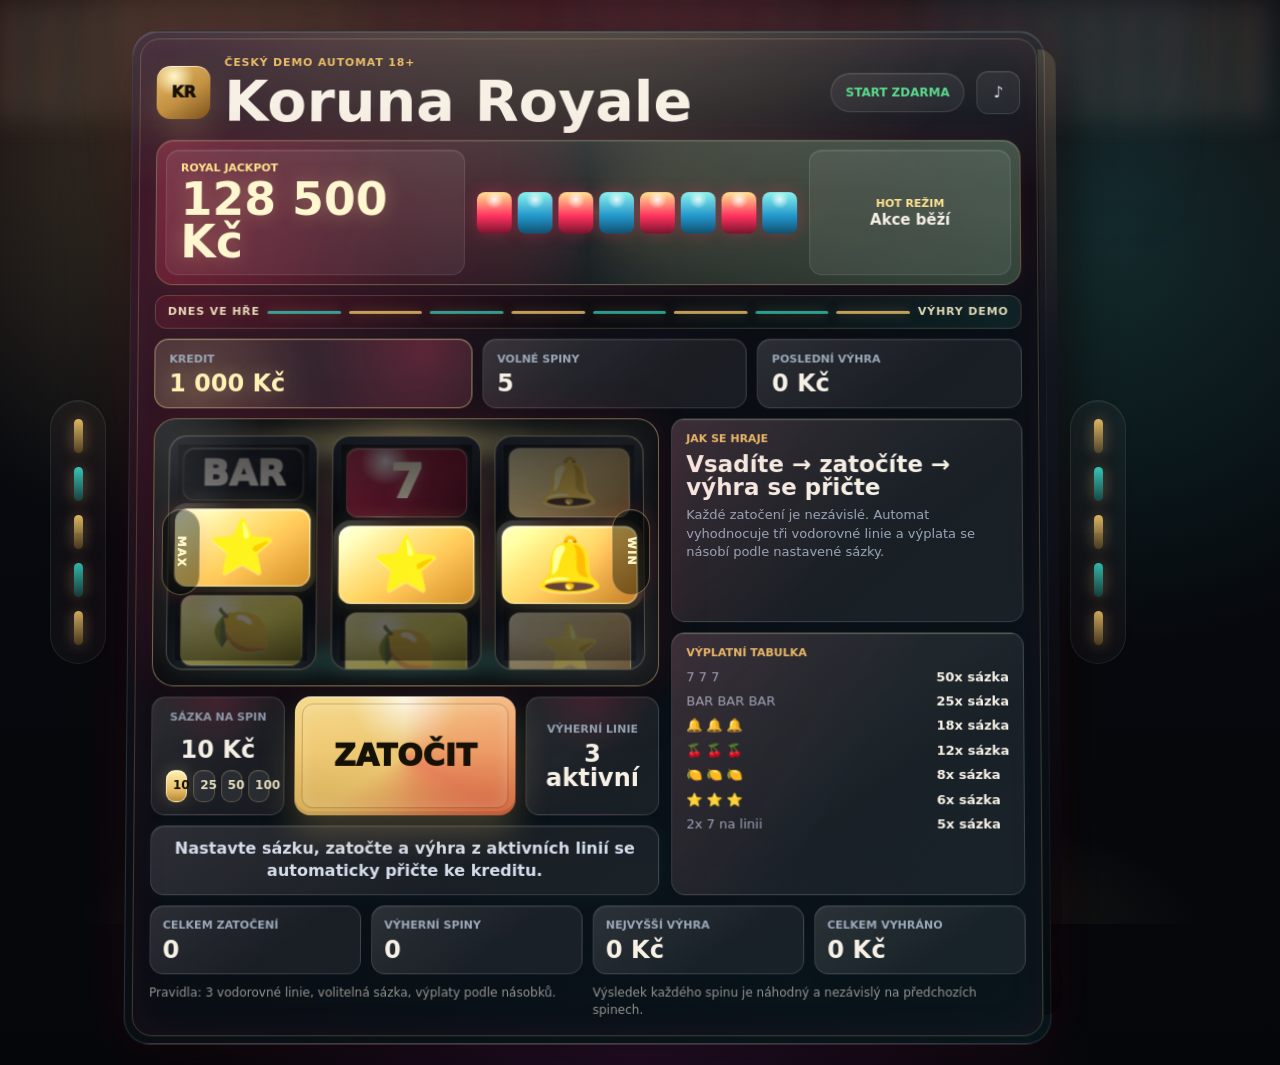
<file: index.html>
<!doctype html>
<html lang="cs">
  <head>
    <meta charset="utf-8">
    <meta name="viewport" content="width=device-width, initial-scale=1">
    <meta name="description" content="Prémiový demonstrační online automat v češtině s kasínovou atmosférou, efekty a placeným režimem.">
    <title>Koruna Royale | Prémiový český automat</title>
    <link rel="stylesheet" href="./styles.css?v=20260620-rules">
  </head>
  <body data-page="free">
    <div class="game-cursor" id="gameCursor" aria-hidden="true"></div>
    <main class="casino-shell" aria-label="Demonstrační herní automat Koruna Royale">
      <div class="light-rig" aria-hidden="true">
        <span></span>
        <span></span>
        <span></span>
      </div>

      <section class="casino-floor">
        <aside class="side-rail left-rail" aria-hidden="true">
          <span></span><span></span><span></span><span></span><span></span>
        </aside>

        <article class="slot-cabinet" aria-label="Koruna Royale automat">
          <header class="cabinet-top">
            <div class="brand-block">
              <span class="brand-crest">KR</span>
              <div>
                <p class="overline">Český demo automat 18+</p>
                <h1>Koruna Royale</h1>
              </div>
            </div>
            <div class="mode-badge" id="modeBadge">Start zdarma</div>
            <button class="icon-button" id="soundToggle" type="button" aria-label="Vypnout zvuk" title="Zvuk">
              <span aria-hidden="true">♪</span>
            </button>
          </header>

          <section class="jackpot-board" aria-label="Jackpot a herní stav">
            <div class="jackpot-copy">
              <span>Royal Jackpot</span>
              <strong>128 500 Kč</strong>
            </div>
            <div class="jackpot-meter" aria-hidden="true">
              <i></i><i></i><i></i><i></i><i></i><i></i><i></i><i></i>
            </div>
            <div class="hot-badge">
              <span>Hot režim</span>
              <strong>Akce běží</strong>
            </div>
          </section>

          <div class="marquee" aria-hidden="true">
            <span>DNES VE HŘE</span>
            <i></i><i></i><i></i><i></i><i></i><i></i><i></i><i></i>
            <span>VÝHRY DEMO</span>
          </div>

          <section class="status-strip" aria-label="Stav hry">
            <div class="stat-pill primary">
              <span>Kredit</span>
              <strong id="creditValue">1 000 Kč</strong>
            </div>
            <div class="stat-pill" id="freeSpinStat">
              <span>Volné spiny</span>
              <strong id="freeSpinsValue">5</strong>
            </div>
            <div class="stat-pill">
              <span>Poslední výhra</span>
              <strong id="lastWinValue">0 Kč</strong>
            </div>
          </section>

          <section class="reel-theater" aria-live="polite" aria-label="Animované válce">
            <div class="jackpot-flash" id="jackpotFlash"></div>
            <div class="glass-reflection"></div>
            <div class="theater-badge left">MAX</div>
            <div class="theater-badge right">WIN</div>
            <div class="reels" id="reels">
              <div class="reel" data-reel="0">
                <div class="symbol symbol-seven">7</div>
                <div class="symbol symbol-bar">BAR</div>
                <div class="symbol symbol-star">★</div>
              </div>
              <div class="reel" data-reel="1">
                <div class="symbol symbol-crown">K</div>
                <div class="symbol symbol-seven">7</div>
                <div class="symbol symbol-gem">◆</div>
              </div>
              <div class="reel" data-reel="2">
                <div class="symbol symbol-star">★</div>
                <div class="symbol symbol-crown">K</div>
                <div class="symbol symbol-bar">BAR</div>
              </div>
            </div>
            <div class="payline" aria-hidden="true"></div>
            <div class="coin-burst" id="coinBurst" aria-hidden="true"></div>
          </section>

          <section class="control-deck">
            <div class="control-card bet-card">
              <span>Sázka na spin</span>
              <strong id="betValue">10 Kč</strong>
              <div class="bet-options" id="betOptions" role="group" aria-label="Nastavení sázky">
                <button type="button" data-bet="10" class="is-active">10</button>
                <button type="button" data-bet="25">25</button>
                <button type="button" data-bet="50">50</button>
                <button type="button" data-bet="100">100</button>
              </div>
            </div>
            <button class="spin-button" id="spinButton" type="button">
              <span class="spin-ring" aria-hidden="true"></span>
              <span>ZATOČIT</span>
            </button>
            <div class="control-card">
              <span>Výherní linie</span>
              <strong>3 aktivní</strong>
            </div>
          </section>

          <section class="message-panel" id="messagePanel">
            Nastavte sázku, zatočte a výhra z aktivních linií se automaticky přičte ke kreditu.
          </section>

          <section class="rules-panel" aria-label="Ceník a pravidla hry">
            <div class="price-card">
              <span>Jak se hraje</span>
              <strong>Vsadíte → zatočíte → výhra se přičte</strong>
              <p>Každé zatočení je nezávislé. Automat vyhodnocuje tři vodorovné linie a výplata se násobí podle nastavené sázky.</p>
            </div>
            <div class="paytable-card">
              <span>Výplatní tabulka</span>
              <div class="paytable-grid">
                <p>7 7 7</p><strong>50x sázka</strong>
                <p>BAR BAR BAR</p><strong>25x sázka</strong>
                <p>🔔 🔔 🔔</p><strong>18x sázka</strong>
                <p>🍒 🍒 🍒</p><strong>12x sázka</strong>
                <p>🍋 🍋 🍋</p><strong>8x sázka</strong>
                <p>⭐ ⭐ ⭐</p><strong>6x sázka</strong>
                <p>2x 7 na linii</p><strong>5x sázka</strong>
              </div>
            </div>
          </section>

          <section class="game-stats" aria-label="Statistiky hry">
            <div>
              <span>Celkem zatočení</span>
              <strong id="totalSpins">0</strong>
            </div>
            <div>
              <span>Výherní spiny</span>
              <strong id="winCount">0</strong>
            </div>
            <div>
              <span>Nejvyšší výhra</span>
              <strong id="bestWin">0 Kč</strong>
            </div>
            <div>
              <span>Celkem vyhráno</span>
              <strong id="totalWon">0 Kč</strong>
            </div>
          </section>

          <footer class="cabinet-footer">
            <span>Pravidla: 3 vodorovné linie, volitelná sázka, výplaty podle násobků.</span>
            <span>Výsledek každého spinu je náhodný a nezávislý na předchozích spinech.</span>
          </footer>
        </article>

        <aside class="side-rail right-rail" aria-hidden="true">
          <span></span><span></span><span></span><span></span><span></span>
        </aside>
      </section>
    </main>

    <div class="email-modal" id="emailModal" role="dialog" aria-modal="true" aria-labelledby="emailModalTitle" aria-hidden="true">
      <div class="modal-backdrop"></div>
      <section class="modal-card compact-modal">
        <p class="modal-icon" aria-hidden="true">✉️</p>
        <h2 id="emailModalTitle">Zadejte email pro pokračování</h2>
        <p>Máte za sebou 3. zatočení. Pro další hraní prosím zadejte emailovou adresu.</p>
        <label class="input-label" for="playerEmail">Email</label>
        <input class="email-input" id="playerEmail" type="email" inputmode="email" autocomplete="email" placeholder="vas@email.cz" required>
        <p class="form-error" id="emailError" role="alert"></p>
        <button class="continue-button" id="emailContinueButton" type="button" disabled>
          Pokračovat ve hře
        </button>
      </section>
    </div>

    <div class="payment-modal" id="paymentModal" role="dialog" aria-modal="true" aria-labelledby="modalTitle" aria-hidden="true">
      <div class="modal-backdrop"></div>
      <section class="modal-card">
        <p class="modal-icon" aria-hidden="true">🎰</p>
        <h2 id="modalTitle">Pokračujte ve hře bez omezení</h2>
        <p id="modalReason">Právě jste využili všech 5 bezplatných pokusů.</p>
        <p>Balíček Royal stojí 900 Kč a připíše 900 kreditů. Při sázce 50 Kč jde o 18 základních zatočení bez započtení případných demo výher.</p>

        <a class="pay-button" href="https://buy.stripe.com/28EcN44914Q65Sy2SG2400i" id="payButton" target="_blank" rel="noopener">Zaplatit zde</a>
      </section>
    </div>

    <script src="./script.js?v=20260620-rules"></script>
  </body>
</html>
</file>
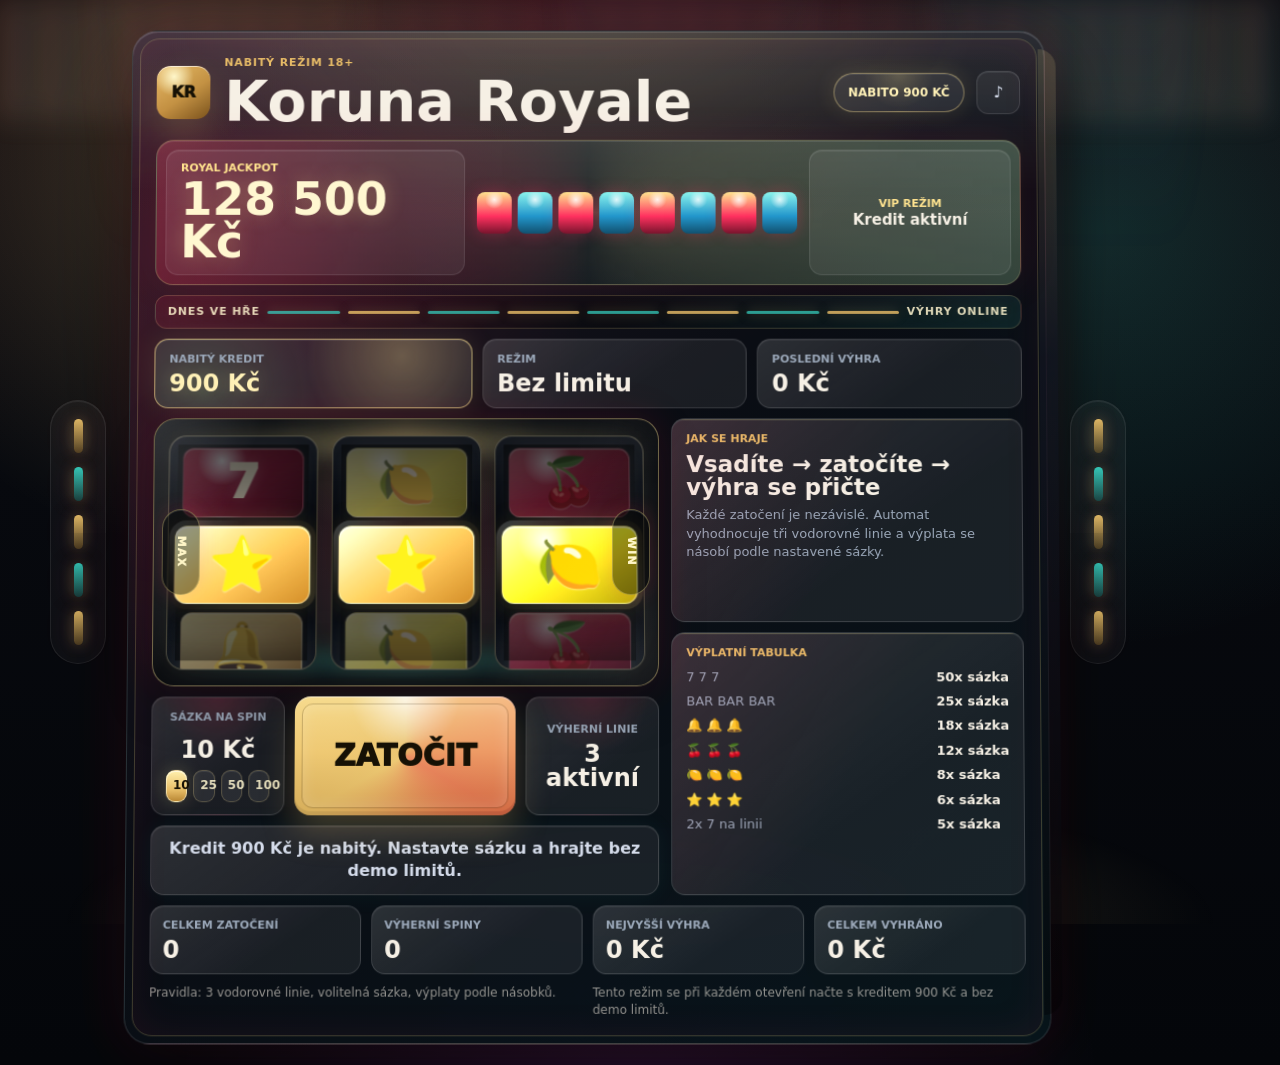
<file: paid.html>
<!doctype html>
<html lang="cs">
  <head>
    <meta charset="utf-8">
    <meta name="viewport" content="width=device-width, initial-scale=1">
    <meta name="description" content="Nabitý režim automatu Koruna Royale s kreditem 900 Kč bez demo limitů.">
    <title>Koruna Royale | Nabitý kredit 900 Kč</title>
    <link rel="stylesheet" href="./styles.css?v=20260620-rules">
  </head>
  <body data-page="paid">
    <div class="game-cursor" id="gameCursor" aria-hidden="true"></div>
    <main class="casino-shell" aria-label="Herní automat Koruna Royale s nabitým kreditem">
      <div class="light-rig" aria-hidden="true">
        <span></span>
        <span></span>
        <span></span>
      </div>

      <section class="casino-floor">
        <aside class="side-rail left-rail" aria-hidden="true">
          <span></span><span></span><span></span><span></span><span></span>
        </aside>

        <article class="slot-cabinet" aria-label="Koruna Royale automat">
          <header class="cabinet-top">
            <div class="brand-block">
              <span class="brand-crest">KR</span>
              <div>
                <p class="overline">Nabitý režim 18+</p>
                <h1>Koruna Royale</h1>
              </div>
            </div>
            <div class="mode-badge charged-badge" id="modeBadge">Nabito 900 Kč</div>
            <button class="icon-button" id="soundToggle" type="button" aria-label="Vypnout zvuk" title="Zvuk">
              <span aria-hidden="true">♪</span>
            </button>
          </header>

          <section class="jackpot-board" aria-label="Jackpot a herní stav">
            <div class="jackpot-copy">
              <span>Royal Jackpot</span>
              <strong>128 500 Kč</strong>
            </div>
            <div class="jackpot-meter" aria-hidden="true">
              <i></i><i></i><i></i><i></i><i></i><i></i><i></i><i></i>
            </div>
            <div class="hot-badge">
              <span>VIP režim</span>
              <strong>Kredit aktivní</strong>
            </div>
          </section>

          <div class="marquee" aria-hidden="true">
            <span>DNES VE HŘE</span>
            <i></i><i></i><i></i><i></i><i></i><i></i><i></i><i></i>
            <span>VÝHRY ONLINE</span>
          </div>

          <section class="status-strip" aria-label="Stav hry">
            <div class="stat-pill primary charged-credit">
              <span>Nabitý kredit</span>
              <strong id="creditValue">900 Kč</strong>
            </div>
            <div class="stat-pill" id="freeSpinStat">
              <span>Režim</span>
              <strong id="freeSpinsValue">Bez limitu</strong>
            </div>
            <div class="stat-pill">
              <span>Poslední výhra</span>
              <strong id="lastWinValue">0 Kč</strong>
            </div>
          </section>

          <section class="reel-theater" aria-live="polite" aria-label="Animované válce">
            <div class="jackpot-flash" id="jackpotFlash"></div>
            <div class="glass-reflection"></div>
            <div class="theater-badge left">MAX</div>
            <div class="theater-badge right">WIN</div>
            <div class="reels" id="reels">
              <div class="reel" data-reel="0">
                <div class="symbol symbol-seven">7</div>
                <div class="symbol symbol-bar">BAR</div>
                <div class="symbol symbol-star">★</div>
              </div>
              <div class="reel" data-reel="1">
                <div class="symbol symbol-crown">K</div>
                <div class="symbol symbol-seven">7</div>
                <div class="symbol symbol-gem">◆</div>
              </div>
              <div class="reel" data-reel="2">
                <div class="symbol symbol-star">★</div>
                <div class="symbol symbol-crown">K</div>
                <div class="symbol symbol-bar">BAR</div>
              </div>
            </div>
            <div class="payline" aria-hidden="true"></div>
            <div class="coin-burst" id="coinBurst" aria-hidden="true"></div>
          </section>

          <section class="control-deck">
            <div class="control-card bet-card">
              <span>Sázka na spin</span>
              <strong id="betValue">10 Kč</strong>
              <div class="bet-options" id="betOptions" role="group" aria-label="Nastavení sázky">
                <button type="button" data-bet="10" class="is-active">10</button>
                <button type="button" data-bet="25">25</button>
                <button type="button" data-bet="50">50</button>
                <button type="button" data-bet="100">100</button>
              </div>
            </div>
            <button class="spin-button" id="spinButton" type="button">
              <span class="spin-ring" aria-hidden="true"></span>
              <span>ZATOČIT</span>
            </button>
            <div class="control-card">
              <span>Výherní linie</span>
              <strong>3 aktivní</strong>
            </div>
          </section>

          <section class="message-panel" id="messagePanel">
            Kredit 900 Kč je nabitý. Nastavte sázku a hrajte bez demo limitů.
          </section>

          <section class="rules-panel" aria-label="Ceník a pravidla hry">
            <div class="price-card">
              <span>Jak se hraje</span>
              <strong>Vsadíte → zatočíte → výhra se přičte</strong>
              <p>Každé zatočení je nezávislé. Automat vyhodnocuje tři vodorovné linie a výplata se násobí podle nastavené sázky.</p>
            </div>
            <div class="paytable-card">
              <span>Výplatní tabulka</span>
              <div class="paytable-grid">
                <p>7 7 7</p><strong>50x sázka</strong>
                <p>BAR BAR BAR</p><strong>25x sázka</strong>
                <p>🔔 🔔 🔔</p><strong>18x sázka</strong>
                <p>🍒 🍒 🍒</p><strong>12x sázka</strong>
                <p>🍋 🍋 🍋</p><strong>8x sázka</strong>
                <p>⭐ ⭐ ⭐</p><strong>6x sázka</strong>
                <p>2x 7 na linii</p><strong>5x sázka</strong>
              </div>
            </div>
          </section>

          <section class="game-stats" aria-label="Statistiky hry">
            <div>
              <span>Celkem zatočení</span>
              <strong id="totalSpins">0</strong>
            </div>
            <div>
              <span>Výherní spiny</span>
              <strong id="winCount">0</strong>
            </div>
            <div>
              <span>Nejvyšší výhra</span>
              <strong id="bestWin">0 Kč</strong>
            </div>
            <div>
              <span>Celkem vyhráno</span>
              <strong id="totalWon">0 Kč</strong>
            </div>
          </section>

          <footer class="cabinet-footer">
            <span>Pravidla: 3 vodorovné linie, volitelná sázka, výplaty podle násobků.</span>
            <span>Tento režim se při každém otevření načte s kreditem 900 Kč a bez demo limitů.</span>
          </footer>
        </article>

        <aside class="side-rail right-rail" aria-hidden="true">
          <span></span><span></span><span></span><span></span><span></span>
        </aside>
      </section>
    </main>

    <div class="email-modal" id="emailModal" role="dialog" aria-modal="true" aria-labelledby="emailModalTitle" aria-hidden="true">
      <div class="modal-backdrop"></div>
      <section class="modal-card compact-modal">
        <p class="modal-icon" aria-hidden="true">✉️</p>
        <h2 id="emailModalTitle">Zadejte email pro pokračování</h2>
        <p>Máte za sebou 3. zatočení. Pro další hraní prosím zadejte emailovou adresu.</p>
        <label class="input-label" for="playerEmail">Email</label>
        <input class="email-input" id="playerEmail" type="email" inputmode="email" autocomplete="email" placeholder="vas@email.cz" required>
        <p class="form-error" id="emailError" role="alert"></p>
        <button class="continue-button" id="emailContinueButton" type="button" disabled>
          Pokračovat ve hře
        </button>
      </section>
    </div>

    <div class="payment-modal" id="paymentModal" role="dialog" aria-modal="true" aria-labelledby="modalTitle" aria-hidden="true">
      <div class="modal-backdrop"></div>
      <section class="modal-card">
        <p class="modal-icon" aria-hidden="true">🎰</p>
        <h2 id="modalTitle">Pokračujte ve hře bez omezení</h2>
        <p id="modalReason">Váš kredit 900 Kč byl vyčerpán.</p>
        <p>Balíček Royal stojí 900 Kč a připíše 900 kreditů. Při sázce 50 Kč jde o 18 základních zatočení bez započtení případných demo výher.</p>

        <a class="pay-button" href="https://buy.stripe.com/28EcN44914Q65Sy2SG2400i" id="payButton" target="_blank" rel="noopener">Zaplatit zde</a>
      </section>
    </div>

    <script src="./script.js?v=20260620-rules"></script>
  </body>
</html>
</file>
<file: styles.css>
:root {
  --bg: #07090e;
  --surface: rgba(12, 16, 24, 0.88);
  --surface-2: rgba(20, 26, 37, 0.82);
  --surface-3: rgba(255, 255, 255, 0.065);
  --line: rgba(255, 255, 255, 0.12);
  --line-strong: rgba(232, 190, 104, 0.38);
  --text: #f6f0e5;
  --muted: #9aa7b8;
  --soft: #d4dbea;
  --gold: #e8be68;
  --gold-hot: #ffe38f;
  --gold-2: #b98734;
  --ruby: #ff315f;
  --magenta: #df4cff;
  --teal: #39d9c7;
  --green: #59d98e;
  --red: #ef476f;
  --blue: #6cb9ff;
  --shadow: 0 28px 90px rgba(0, 0, 0, 0.54);
}

* {
  box-sizing: border-box;
}

html {
  min-height: 100%;
  background: var(--bg);
}

body {
  min-height: 100vh;
  margin: 0;
  color: var(--text);
  font-family: Inter, ui-sans-serif, system-ui, -apple-system, BlinkMacSystemFont, "Segoe UI", sans-serif;
  line-height: 1.42;
  letter-spacing: 0;
  overflow-x: hidden;
  background:
    radial-gradient(circle at 50% -12%, rgba(255, 49, 95, 0.24), transparent 26%),
    radial-gradient(circle at 17% 15%, rgba(255, 227, 143, 0.2), transparent 28%),
    radial-gradient(circle at 86% 22%, rgba(57, 217, 199, 0.16), transparent 30%),
    radial-gradient(circle at 50% 105%, rgba(223, 76, 255, 0.15), transparent 36%),
    linear-gradient(180deg, #11080d 0%, #07090e 44%, #04060a 100%);
}

body::before {
  content: "";
  position: fixed;
  inset: 0;
  z-index: -2;
  background:
    linear-gradient(rgba(255, 255, 255, 0.032) 1px, transparent 1px),
    linear-gradient(90deg, rgba(255, 255, 255, 0.026) 1px, transparent 1px);
  background-size: 52px 52px;
  mask-image: radial-gradient(circle at 50% 42%, black, transparent 78%);
}

body::after {
  content: "";
  position: fixed;
  inset: 0;
  z-index: -1;
  pointer-events: none;
  background: linear-gradient(180deg, transparent 0%, rgba(0, 0, 0, 0.34) 100%);
}

.casino-shell::before,
.casino-shell::after {
  content: "";
  position: fixed;
  left: 0;
  right: 0;
  z-index: -1;
  pointer-events: none;
}

.casino-shell::before {
  top: 0;
  height: 120px;
  background:
    repeating-linear-gradient(90deg, rgba(255, 227, 143, 0.95) 0 10px, rgba(255, 49, 95, 0.8) 10px 20px, rgba(57, 217, 199, 0.75) 20px 30px, transparent 30px 40px);
  opacity: 0.2;
  filter: blur(14px);
  animation: casinoSweep 7s linear infinite;
}

.casino-shell::after {
  bottom: -24px;
  height: 160px;
  background: radial-gradient(ellipse at 50% 100%, rgba(255, 227, 143, 0.18), transparent 64%);
}

button,
a,
label,
input {
  font: inherit;
}

@media (pointer: fine) {
  body,
  button,
  a,
  label,
  input {
    cursor: none;
  }
}

.game-cursor {
  position: fixed;
  left: 0;
  top: 0;
  z-index: 100;
  width: 26px;
  height: 26px;
  pointer-events: none;
  opacity: 0;
  transform: translate(-50%, -50%);
  transition: opacity 0.16s ease, width 0.16s ease, height 0.16s ease;
}

.game-cursor::before,
.game-cursor::after {
  content: "";
  position: absolute;
  border-radius: 50%;
}

.game-cursor::before {
  inset: 0;
  border: 1px solid rgba(255, 227, 143, 0.94);
  box-shadow: 0 0 22px rgba(255, 49, 95, 0.35), 0 0 18px rgba(232, 190, 104, 0.44);
}

.game-cursor::after {
  inset: 8px;
  border-radius: 30% 70% 52% 48%;
  background: linear-gradient(145deg, var(--gold-hot), var(--ruby));
}

.game-cursor.is-active {
  width: 38px;
  height: 38px;
}

.casino-shell {
  min-height: 100vh;
  display: grid;
  place-items: center;
  padding: clamp(14px, 2vw, 26px);
  isolation: isolate;
  position: relative;
}

.light-rig {
  position: fixed;
  inset: 0;
  z-index: -1;
  pointer-events: none;
  overflow: hidden;
}

.light-rig span {
  position: absolute;
  top: -18%;
  width: 20vw;
  height: 62vh;
  opacity: 0.18;
  filter: blur(18px);
  transform-origin: top;
  background: linear-gradient(180deg, rgba(255, 49, 95, 0.58), rgba(232, 190, 104, 0.2), transparent 78%);
  animation: searchLight 12s ease-in-out infinite;
}

.light-rig span:nth-child(1) {
  left: 8%;
}

.light-rig span:nth-child(2) {
  left: 44%;
  background: linear-gradient(180deg, rgba(57, 217, 199, 0.32), transparent 78%);
  animation-delay: -4s;
}

.light-rig span:nth-child(3) {
  right: 7%;
  background: linear-gradient(180deg, rgba(108, 185, 255, 0.34), transparent 78%);
  animation-delay: -7s;
}

.casino-floor {
  width: min(1180px, 100%);
  display: grid;
  grid-template-columns: 56px minmax(0, 920px) 56px;
  gap: clamp(10px, 2vw, 22px);
  align-items: center;
  perspective: 1200px;
  transform-style: preserve-3d;
}

.side-rail {
  display: grid;
  gap: 14px;
  justify-items: center;
  padding: 18px 0;
  border: 1px solid rgba(255, 255, 255, 0.08);
  border-radius: 999px;
  background: rgba(255, 255, 255, 0.035);
  box-shadow: inset 0 1px 0 rgba(255, 255, 255, 0.06);
}

.side-rail span {
  width: 9px;
  height: 34px;
  border-radius: 999px;
  background: linear-gradient(180deg, rgba(232, 190, 104, 0.95), rgba(185, 135, 52, 0.36));
  box-shadow: 0 0 14px rgba(232, 190, 104, 0.34), 0 0 30px rgba(255, 49, 95, 0.18);
  animation: railPulse 2.6s ease-in-out infinite;
}

.side-rail span:nth-child(even) {
  background: linear-gradient(180deg, rgba(57, 217, 199, 0.9), rgba(57, 217, 199, 0.22));
  animation-delay: 0.8s;
}

.slot-cabinet {
  width: 100%;
  position: relative;
  display: grid;
  grid-template-columns: minmax(0, 1.18fr) minmax(280px, 0.82fr);
  grid-template-areas:
    "top top"
    "jackpot jackpot"
    "marquee marquee"
    "status status"
    "theater rules"
    "controls rules"
    "message rules"
    "stats stats"
    "footer footer";
  gap: 10px 12px;
  padding: clamp(16px, 2vw, 24px);
  border: 1px solid rgba(255, 255, 255, 0.13);
  border-radius: 26px;
  background:
    radial-gradient(circle at 48% -16%, rgba(255, 227, 143, 0.22), transparent 35%),
    radial-gradient(circle at 8% 26%, rgba(255, 49, 95, 0.13), transparent 34%),
    linear-gradient(180deg, rgba(255, 255, 255, 0.12), transparent 16%),
    linear-gradient(140deg, rgba(35, 25, 36, 0.98), rgba(9, 12, 19, 0.97) 48%, rgba(7, 21, 27, 0.97));
  box-shadow: var(--shadow), 0 0 56px rgba(255, 49, 95, 0.12), inset 0 1px 0 rgba(255, 255, 255, 0.18);
  backdrop-filter: blur(22px) saturate(1.25);
  transform: rotateX(1.2deg) translateZ(0);
  transform-style: preserve-3d;
  transition: transform 0.28s ease, box-shadow 0.28s ease;
}

.slot-cabinet:hover {
  transform: rotateX(0.4deg) translateY(-2px) translateZ(10px);
  box-shadow: var(--shadow), 0 0 70px rgba(255, 49, 95, 0.16), 0 0 42px rgba(255, 227, 143, 0.1), inset 0 1px 0 rgba(255, 255, 255, 0.2);
}

.slot-cabinet::before {
  content: "";
  position: absolute;
  inset: 7px;
  border: 1px solid rgba(255, 227, 143, 0.22);
  border-radius: 20px;
  pointer-events: none;
  box-shadow: inset 0 0 38px rgba(255, 49, 95, 0.07);
}

.slot-cabinet::after {
  content: "";
  position: absolute;
  inset: 18px -12px 28px auto;
  width: 18px;
  border-radius: 0 24px 24px 0;
  background: linear-gradient(180deg, rgba(255, 227, 143, 0.15), rgba(17, 20, 31, 0.82) 32%, rgba(0, 0, 0, 0.42));
  filter: none;
  z-index: -1;
  transform: translateZ(-18px);
  box-shadow: 14px 26px 28px rgba(0, 0, 0, 0.26);
}

.cabinet-top {
  grid-area: top;
  display: grid;
  grid-template-columns: minmax(0, 1fr) auto auto;
  gap: 12px;
  align-items: center;
}

.brand-block {
  display: flex;
  align-items: center;
  gap: 14px;
  min-width: 0;
}

.brand-crest {
  display: grid;
  place-items: center;
  width: 54px;
  height: 54px;
  flex: 0 0 auto;
  border-radius: 14px;
  color: #161105;
  font-weight: 950;
  background:
    radial-gradient(circle at 32% 20%, #fff7ca, transparent 35%),
    linear-gradient(145deg, #e8be68, #c39143 55%, #7a531d);
  box-shadow: 0 14px 36px rgba(232, 190, 104, 0.22), inset 0 1px 0 rgba(255, 255, 255, 0.66);
}

.overline {
  margin: 0 0 4px;
  color: var(--gold);
  font-size: 11px;
  font-weight: 850;
  letter-spacing: 0.08em;
  text-transform: uppercase;
}

h1,
h2,
p {
  overflow-wrap: anywhere;
}

h1 {
  margin: 0;
  color: var(--text);
  font-size: clamp(34px, 4.5vw, 58px);
  line-height: 0.98;
  letter-spacing: 0;
}

.mode-badge,
.icon-button {
  border: 1px solid rgba(255, 255, 255, 0.12);
  background: rgba(255, 255, 255, 0.06);
  box-shadow: inset 0 1px 0 rgba(255, 255, 255, 0.08);
}

.mode-badge {
  min-height: 40px;
  display: grid;
  place-items: center;
  padding: 0 14px;
  border-radius: 999px;
  color: var(--green);
  font-size: 12px;
  font-weight: 850;
  text-transform: uppercase;
  white-space: nowrap;
}

.charged-badge {
  color: #fff1b7;
  border-color: rgba(255, 227, 143, 0.42);
  background:
    radial-gradient(circle at 50% 0%, rgba(255, 227, 143, 0.2), transparent 46%),
    rgba(255, 255, 255, 0.075);
  box-shadow: 0 0 22px rgba(255, 227, 143, 0.14), inset 0 1px 0 rgba(255, 255, 255, 0.1);
}

.icon-button {
  width: 44px;
  height: 44px;
  display: grid;
  place-items: center;
  border-radius: 12px;
  color: var(--soft);
  transition: transform 0.18s ease, border-color 0.18s ease, background 0.18s ease;
}

.icon-button:hover {
  transform: translateY(-1px);
  border-color: rgba(232, 190, 104, 0.34);
  background: rgba(232, 190, 104, 0.09);
}

.icon-button.is-muted {
  color: var(--muted);
  opacity: 0.62;
}

.jackpot-board {
  grid-area: jackpot;
  position: relative;
  display: grid;
  grid-template-columns: minmax(210px, 0.92fr) minmax(180px, 1fr) minmax(150px, 0.62fr);
  gap: 10px;
  align-items: stretch;
  padding: 9px;
  border: 1px solid rgba(255, 227, 143, 0.28);
  border-radius: 18px;
  background:
    linear-gradient(90deg, rgba(255, 49, 95, 0.18), transparent 28%, rgba(57, 217, 199, 0.13)),
    linear-gradient(180deg, rgba(255, 255, 255, 0.1), rgba(255, 255, 255, 0.035)),
    rgba(0, 0, 0, 0.28);
  box-shadow: inset 0 1px 0 rgba(255, 255, 255, 0.12), 0 0 38px rgba(255, 49, 95, 0.11);
  overflow: hidden;
}

.jackpot-board::before {
  content: "";
  position: absolute;
  inset: -60% -20%;
  background: conic-gradient(from 0deg, transparent, rgba(255, 227, 143, 0.14), transparent, rgba(255, 49, 95, 0.14), transparent);
  animation: haloSpin 8s linear infinite;
}

.jackpot-board > * {
  position: relative;
  z-index: 1;
}

.jackpot-copy,
.hot-badge {
  min-width: 0;
  border: 1px solid rgba(255, 255, 255, 0.1);
  border-radius: 13px;
  background: rgba(255, 255, 255, 0.065);
  box-shadow: inset 0 1px 0 rgba(255, 255, 255, 0.08);
}

.jackpot-copy {
  padding: 10px 14px;
}

.jackpot-copy span,
.hot-badge span {
  display: block;
  margin-bottom: 2px;
  color: var(--gold-hot);
  font-size: 11px;
  font-weight: 900;
  text-transform: uppercase;
}

.jackpot-copy strong {
  display: block;
  color: #fff7d0;
  font-size: clamp(28px, 4vw, 46px);
  line-height: 0.95;
  text-shadow: 0 0 20px rgba(255, 227, 143, 0.28);
}

.jackpot-meter {
  display: grid;
  grid-template-columns: repeat(8, 1fr);
  gap: 6px;
  align-items: center;
  padding: 0 2px;
}

.jackpot-meter i {
  height: 42px;
  border-radius: 8px;
  background:
    radial-gradient(circle at 50% 18%, rgba(255, 255, 255, 0.85), transparent 24%),
    linear-gradient(180deg, var(--gold-hot), var(--ruby) 58%, #78142d);
  box-shadow: 0 0 16px rgba(255, 49, 95, 0.3);
  animation: meterDance 1.25s ease-in-out infinite;
}

.jackpot-meter i:nth-child(2n) {
  animation-delay: 0.18s;
  background:
    radial-gradient(circle at 50% 18%, rgba(255, 255, 255, 0.8), transparent 24%),
    linear-gradient(180deg, #8bf4ed, #2296cb 58%, #11506f);
}

.jackpot-meter i:nth-child(3n) {
  animation-delay: 0.34s;
}

.hot-badge {
  display: grid;
  align-content: center;
  justify-items: center;
  padding: 8px 10px;
  text-align: center;
}

.hot-badge strong {
  color: var(--text);
  font-size: 15px;
  line-height: 1.05;
}

.marquee {
  grid-area: marquee;
  display: grid;
  grid-template-columns: auto repeat(8, minmax(20px, 1fr)) auto;
  align-items: center;
  gap: 8px;
  min-height: 34px;
  padding: 0 12px;
  border: 1px solid rgba(255, 227, 143, 0.18);
  border-radius: 12px;
  color: rgba(255, 247, 208, 0.86);
  background:
    linear-gradient(90deg, rgba(255, 49, 95, 0.12), rgba(0, 0, 0, 0.25), rgba(57, 217, 199, 0.1));
  font-size: 11px;
  font-weight: 850;
  letter-spacing: 0.08em;
  text-shadow: 0 0 14px rgba(255, 227, 143, 0.18);
}

.marquee i {
  height: 3px;
  border-radius: 999px;
  background: rgba(232, 190, 104, 0.82);
  box-shadow: 0 0 12px rgba(232, 190, 104, 0.34);
  animation: marqueeGlow 2.2s ease-in-out infinite;
}

.marquee i:nth-child(even) {
  background: rgba(57, 217, 199, 0.7);
  animation-delay: 0.8s;
}

.status-strip,
.control-deck,
.rules-panel,
.game-stats,
.cabinet-footer {
  display: grid;
  gap: 10px;
}

.status-strip {
  grid-area: status;
  grid-template-columns: 1.2fr 1fr 1fr;
}

.stat-pill,
.control-card,
.message-panel,
.price-card,
.paytable-card,
.game-stats div {
  border: 1px solid var(--line);
  border-radius: 14px;
  background:
    linear-gradient(145deg, rgba(255, 255, 255, 0.08), transparent 62%),
    var(--surface-3);
  box-shadow: inset 0 1px 0 rgba(255, 255, 255, 0.06);
}

.stat-pill {
  min-height: 66px;
  padding: 12px 14px;
  position: relative;
  overflow: hidden;
}

.stat-pill::after {
  content: "";
  position: absolute;
  inset: 0;
  background: linear-gradient(110deg, transparent 0%, rgba(255, 255, 255, 0.1) 42%, transparent 68%);
  transform: translateX(-120%);
  animation: panelShine 4.8s ease-in-out infinite;
}

.stat-pill.primary {
  border-color: rgba(255, 227, 143, 0.48);
  background:
    radial-gradient(circle at 85% 18%, rgba(255, 49, 95, 0.22), transparent 38%),
    radial-gradient(circle at 12% 85%, rgba(255, 227, 143, 0.18), transparent 42%),
    rgba(255, 255, 255, 0.065);
}

.stat-pill span,
.control-card span,
.game-stats span {
  display: block;
  margin-bottom: 4px;
  color: var(--muted);
  font-size: 11px;
  font-weight: 800;
  text-transform: uppercase;
}

.stat-pill strong,
.control-card strong,
.game-stats strong {
  display: block;
  color: var(--text);
  font-size: clamp(18px, 2.1vw, 24px);
  line-height: 1;
}

.stat-pill.primary strong {
  color: #fff1b7;
  text-shadow: 0 0 18px rgba(255, 227, 143, 0.26);
}

.charged-credit {
  border-color: rgba(255, 227, 143, 0.62) !important;
  background:
    radial-gradient(circle at 78% 24%, rgba(255, 227, 143, 0.28), transparent 38%),
    radial-gradient(circle at 15% 80%, rgba(89, 217, 142, 0.18), transparent 42%),
    rgba(255, 255, 255, 0.075) !important;
  box-shadow: inset 0 1px 0 rgba(255, 255, 255, 0.1), 0 0 28px rgba(255, 227, 143, 0.12);
}

.reel-theater {
  grid-area: theater;
  position: relative;
  padding: clamp(12px, 1.8vw, 18px);
  border: 1px solid rgba(255, 227, 143, 0.42);
  border-radius: 22px;
  background:
    radial-gradient(circle at 50% 48%, rgba(255, 49, 95, 0.2), transparent 46%),
    radial-gradient(circle at 50% 0%, rgba(255, 227, 143, 0.18), transparent 36%),
    linear-gradient(180deg, rgba(255, 255, 255, 0.05), transparent 20%, rgba(255, 255, 255, 0.04) 100%),
    #070a10;
  box-shadow: inset 0 0 52px rgba(0, 0, 0, 0.52), 0 20px 46px rgba(0, 0, 0, 0.28), 0 0 42px rgba(255, 49, 95, 0.14);
  overflow: hidden;
  perspective: 980px;
  transform-style: preserve-3d;
}

.reel-theater::before,
.reel-theater::after {
  content: "";
  position: absolute;
  left: 20px;
  right: 20px;
  z-index: 1;
  height: 24px;
  pointer-events: none;
}

.reel-theater::before {
  top: 12px;
  background: linear-gradient(90deg, transparent, rgba(255, 227, 143, 0.28), transparent);
  filter: blur(8px);
}

.reel-theater::after {
  bottom: 12px;
  background: linear-gradient(90deg, transparent, rgba(57, 217, 199, 0.22), transparent);
  filter: blur(8px);
}

.theater-badge {
  position: absolute;
  top: 50%;
  z-index: 6;
  display: grid;
  place-items: center;
  width: 38px;
  min-height: 86px;
  border: 1px solid rgba(255, 227, 143, 0.34);
  border-radius: 999px;
  color: #fff6c7;
  background: rgba(0, 0, 0, 0.42);
  box-shadow: 0 0 20px rgba(255, 49, 95, 0.16), inset 0 1px 0 rgba(255, 255, 255, 0.12);
  font-size: 11px;
  font-weight: 950;
  letter-spacing: 0.12em;
  writing-mode: vertical-rl;
  text-orientation: mixed;
  transform: translateY(-50%);
}

.theater-badge.left {
  left: 8px;
}

.theater-badge.right {
  right: 8px;
}

.glass-reflection {
  position: absolute;
  inset: 0;
  z-index: 3;
  pointer-events: none;
  background: linear-gradient(112deg, rgba(255, 255, 255, 0.16), transparent 18%, transparent 70%, rgba(255, 255, 255, 0.055));
  mix-blend-mode: screen;
}

.reels {
  position: relative;
  z-index: 2;
  display: grid;
  grid-template-columns: repeat(3, minmax(0, 1fr));
  gap: clamp(8px, 1.5vw, 14px);
  transform: translateZ(18px);
  transform-style: preserve-3d;
}

.reel {
  position: relative;
  height: clamp(184px, 18vw, 232px);
  display: grid;
  grid-template-rows: repeat(3, 1fr);
  gap: 8px;
  padding: 9px;
  border: 1px solid rgba(255, 227, 143, 0.24);
  border-radius: 17px;
  background:
    radial-gradient(circle at 50% 48%, rgba(255, 49, 95, 0.12), transparent 46%),
    linear-gradient(180deg, rgba(255, 255, 255, 0.07), transparent 20%, transparent 80%, rgba(255, 255, 255, 0.045)),
    linear-gradient(180deg, #161d29, #06080d 48%, #131a24);
  box-shadow: inset 0 20px 40px rgba(0, 0, 0, 0.5), 0 0 22px rgba(255, 227, 143, 0.08);
  overflow: hidden;
  transform: rotateX(2deg) translateZ(0);
  transform-style: preserve-3d;
}

.reel::before,
.reel::after {
  content: "";
  position: absolute;
  left: 8px;
  right: 8px;
  height: 34%;
  z-index: 2;
  pointer-events: none;
}

.reel::before {
  top: 8px;
  background: linear-gradient(180deg, rgba(0, 0, 0, 0.44), transparent);
}

.reel::after {
  bottom: 8px;
  background: linear-gradient(0deg, rgba(0, 0, 0, 0.42), transparent);
}

.reel.is-spinning .symbol {
  animation: spinBlur 0.13s linear infinite;
}

body.is-spinning .slot-cabinet {
  animation: cabinetKick 0.42s ease both;
}

body.is-spinning .reel-theater {
  animation: theaterDepth 0.5s ease both;
}

body.is-winning .slot-cabinet {
  animation: winCabinet 0.9s ease both;
}

body.is-winning .symbol:nth-child(2) {
  animation: symbolWinPop 0.75s ease both;
}

.symbol {
  display: grid;
  place-items: center;
  min-width: 0;
  border: 1px solid rgba(255, 255, 255, 0.28);
  border-radius: 12px;
  color: #171105;
  background:
    radial-gradient(circle at 28% 16%, rgba(255, 255, 255, 0.92), transparent 27%),
    linear-gradient(145deg, #fff4b8, #f6c85f 45%, #a56e25);
  box-shadow: inset 0 1px 0 rgba(255, 255, 255, 0.62), 0 10px 18px rgba(0, 0, 0, 0.2), 0 0 18px rgba(255, 227, 143, 0.12);
  font-size: clamp(28px, 4.7vw, 50px);
  font-weight: 950;
  text-shadow: 0 1px 0 rgba(255, 255, 255, 0.38);
  transform: translateZ(0) scale(0.94);
  transition: transform 0.22s ease, filter 0.22s ease, box-shadow 0.22s ease, opacity 0.22s ease;
}

.symbol:nth-child(1),
.symbol:nth-child(3) {
  opacity: 0.72;
  filter: saturate(0.72) brightness(0.76);
}

.symbol:nth-child(2) {
  position: relative;
  z-index: 3;
  border-color: rgba(255, 247, 208, 0.54);
  opacity: 1;
  filter: saturate(1.18) brightness(1.12);
  transform: translateZ(36px) scale(1.05);
  box-shadow:
    inset 0 1px 0 rgba(255, 255, 255, 0.7),
    0 14px 24px rgba(0, 0, 0, 0.32),
    0 0 26px rgba(255, 227, 143, 0.22);
}

.symbol:nth-child(2)::after {
  content: "";
  position: absolute;
  inset: -6px;
  border-radius: 16px;
  background: linear-gradient(135deg, rgba(255, 255, 255, 0.18), transparent 32%, rgba(255, 227, 143, 0.11));
  pointer-events: none;
}

.symbol-seven {
  color: #fff5cf;
  background:
    radial-gradient(circle at 32% 18%, rgba(255, 255, 255, 0.95), transparent 25%),
    linear-gradient(145deg, #ff315f, #b8143f 52%, #5d0b1f);
  text-shadow: 0 0 16px rgba(255, 255, 255, 0.26);
}

.symbol-bar {
  color: #f7efe0;
  background: linear-gradient(145deg, #171d2a, #252b3a 48%, #0c1018);
  font-size: clamp(21px, 3.7vw, 38px);
  letter-spacing: 0;
}

.symbol-star {
  color: #241605;
  background: linear-gradient(145deg, #f8eec6, #e8be68, #ad762a);
}

.symbol-bell {
  color: #201306;
  background: linear-gradient(145deg, #fff1a9, #e8be68 50%, #9d671f);
}

.symbol-cherry {
  color: #fff6f6;
  background:
    radial-gradient(circle at 32% 18%, rgba(255, 255, 255, 0.82), transparent 25%),
    linear-gradient(145deg, #ff6b88, #d71945 52%, #710b25);
}

.symbol-lemon {
  color: #272000;
  background:
    radial-gradient(circle at 32% 18%, rgba(255, 255, 255, 0.8), transparent 25%),
    linear-gradient(145deg, #fff6a3, #f0df36 54%, #9a8d0b);
}

.payline {
  display: none;
}

.jackpot-flash {
  position: absolute;
  inset: -20%;
  z-index: 1;
  background: radial-gradient(circle, rgba(89, 217, 142, 0.3), transparent 58%);
  opacity: 0;
  transform: scale(0.86);
  transition: opacity 0.24s ease, transform 0.24s ease;
}

.jackpot-flash.is-active {
  opacity: 1;
  transform: scale(1.05);
}

.coin-burst {
  position: absolute;
  inset: 0;
  z-index: 5;
  pointer-events: none;
}

.coin-burst span {
  position: absolute;
  left: 50%;
  top: 50%;
  width: 14px;
  height: 14px;
  border-radius: 50%;
  background: radial-gradient(circle at 35% 28%, #fff2bc, var(--gold), #8b5a1d);
  box-shadow: 0 0 12px rgba(232, 190, 104, 0.58);
  animation: coinFly 780ms ease-out forwards;
}

.control-deck {
  grid-area: controls;
  grid-template-columns: 1fr minmax(220px, 0.95fr) 1fr;
  align-items: stretch;
}

.control-card {
  min-height: 64px;
  display: grid;
  align-content: center;
  padding: 12px 14px;
  text-align: center;
}

.bet-card {
  gap: 8px;
  align-content: center;
}

.bet-options {
  display: grid;
  grid-template-columns: repeat(4, minmax(0, 1fr));
  gap: 6px;
}

.bet-options button {
  min-width: 0;
  min-height: 32px;
  border: 1px solid rgba(255, 227, 143, 0.22);
  border-radius: 9px;
  color: rgba(255, 247, 208, 0.86);
  background: rgba(255, 255, 255, 0.07);
  box-shadow: inset 0 1px 0 rgba(255, 255, 255, 0.08);
  font-size: 12px;
  font-weight: 900;
  transition: transform 0.16s ease, background 0.16s ease, border-color 0.16s ease, color 0.16s ease;
}

.bet-options button:hover {
  transform: translateY(-1px);
  border-color: rgba(255, 227, 143, 0.42);
  background: rgba(255, 227, 143, 0.11);
}

.bet-options button.is-active {
  color: #171105;
  border-color: rgba(255, 247, 208, 0.64);
  background: linear-gradient(180deg, #fff0ad, var(--gold) 62%, var(--gold-2));
  box-shadow: 0 0 18px rgba(255, 227, 143, 0.22), inset 0 1px 0 rgba(255, 255, 255, 0.6);
}

.bet-options button:disabled {
  opacity: 0.38;
  transform: none;
}

.control-card:first-child,
.control-card:last-child {
  background:
    radial-gradient(circle at 50% 0%, rgba(255, 49, 95, 0.16), transparent 42%),
    linear-gradient(145deg, rgba(255, 255, 255, 0.08), transparent 62%),
    var(--surface-3);
}

.spin-button,
.continue-button,
.pay-button,
.return-link {
  border: 0;
  color: #161105;
  font-weight: 950;
  text-decoration: none;
  background:
    radial-gradient(circle at 50% 0%, rgba(255, 255, 255, 0.78), transparent 34%),
    linear-gradient(180deg, #f4d98e, var(--gold) 46%, var(--gold-2));
  box-shadow: 0 16px 34px rgba(232, 190, 104, 0.26), inset 0 1px 0 rgba(255, 255, 255, 0.72), inset 0 -4px 0 rgba(72, 46, 13, 0.24);
  transition: transform 0.18s ease, filter 0.18s ease, opacity 0.18s ease;
}

.spin-button {
  position: relative;
  min-height: 64px;
  border-radius: 16px;
  overflow: hidden;
  font-size: clamp(21px, 2.9vw, 30px);
  isolation: isolate;
  animation: spinPulse 1.9s ease-in-out infinite;
}

.spin-button::before {
  content: "";
  position: absolute;
  inset: -60% -25%;
  z-index: -1;
  background: conic-gradient(from 0deg, rgba(255, 255, 255, 0), rgba(255, 49, 95, 0.34), rgba(255, 227, 143, 0.42), rgba(255, 255, 255, 0));
  animation: haloSpin 2.8s linear infinite;
}

.spin-button::after {
  content: "";
  position: absolute;
  inset: 0;
  z-index: -1;
  background: linear-gradient(110deg, transparent 0%, rgba(255, 255, 255, 0.26) 44%, transparent 62%);
  transform: translateX(-120%);
  animation: buttonSweep 2.7s ease-in-out infinite;
}

.spin-ring {
  position: absolute;
  inset: 7px;
  border: 1px solid rgba(42, 30, 8, 0.22);
  border-radius: 11px;
  pointer-events: none;
  box-shadow: inset 0 0 16px rgba(255, 255, 255, 0.18);
}

.spin-button:hover,
.continue-button:hover,
.pay-button:hover,
.return-link:hover {
  transform: translateY(-1px);
  filter: brightness(1.04);
}

.spin-button:disabled,
.continue-button:disabled {
  opacity: 0.42;
  transform: none;
}

.message-panel {
  grid-area: message;
  min-height: 46px;
  display: grid;
  place-items: center;
  padding: 11px 14px;
  color: var(--soft);
  text-align: center;
  font-weight: 720;
  box-shadow: inset 0 1px 0 rgba(255, 255, 255, 0.08), 0 0 24px rgba(57, 217, 199, 0.06);
}

.message-panel.is-win {
  color: #eaffcf;
  border-color: rgba(255, 227, 143, 0.5);
  background:
    radial-gradient(circle at 50% 0%, rgba(255, 227, 143, 0.22), transparent 44%),
    rgba(89, 217, 142, 0.1);
  animation: winPanelPop 0.72s ease both;
}

.rules-panel {
  grid-area: rules;
  grid-template-columns: 1fr;
  align-content: stretch;
}

.price-card,
.paytable-card {
  padding: 12px 14px;
  position: relative;
  overflow: hidden;
}

.price-card::before,
.paytable-card::before {
  content: "";
  position: absolute;
  inset: 0;
  border-top: 1px solid rgba(255, 227, 143, 0.22);
  background: linear-gradient(120deg, rgba(255, 49, 95, 0.08), transparent 52%);
  pointer-events: none;
}

.price-card {
  display: grid;
  align-content: start;
}

.paytable-card {
  display: grid;
  align-content: start;
}

.price-card span,
.paytable-card span {
  display: block;
  margin-bottom: 7px;
  color: var(--gold);
  font-size: 11px;
  font-weight: 850;
  text-transform: uppercase;
}

.price-card strong {
  display: block;
  margin-bottom: 7px;
  font-size: clamp(18px, 2vw, 23px);
  line-height: 1;
}

.price-card p,
.paytable-grid p {
  margin: 0;
  color: var(--muted);
}

.price-card p {
  font-size: 13px;
}

.paytable-grid {
  display: grid;
  grid-template-columns: 1fr auto;
  gap: 6px 12px;
  align-items: center;
  font-size: 13px;
}

.paytable-grid strong {
  color: var(--text);
  font-size: 13px;
}

.game-stats {
  grid-area: stats;
  grid-template-columns: repeat(4, minmax(0, 1fr));
}

.game-stats div {
  min-height: 62px;
  padding: 11px 12px;
}

.cabinet-footer {
  grid-area: footer;
  grid-template-columns: 1fr 1fr;
  color: rgba(246, 240, 229, 0.58);
  font-size: 12px;
}

.payment-modal,
.email-modal {
  position: fixed;
  inset: 0;
  z-index: 50;
  display: none;
  place-items: center;
  padding: 18px;
}

.payment-modal.is-open,
.email-modal.is-open {
  display: grid;
}

.modal-backdrop {
  position: absolute;
  inset: 0;
  background: rgba(3, 5, 9, 0.78);
  backdrop-filter: blur(18px);
}

.modal-card {
  position: relative;
  width: min(640px, 100%);
  max-height: calc(100vh - 36px);
  overflow: auto;
  padding: clamp(24px, 5vw, 42px);
  border: 1px solid rgba(255, 227, 143, 0.34);
  border-radius: 24px;
  background:
    radial-gradient(circle at 50% 0%, rgba(255, 49, 95, 0.18), transparent 38%),
    linear-gradient(145deg, rgba(255, 255, 255, 0.09), transparent 26%),
    linear-gradient(180deg, rgba(25, 31, 43, 0.97), rgba(8, 11, 18, 0.97));
  box-shadow: var(--shadow), 0 0 54px rgba(255, 49, 95, 0.16), inset 0 1px 0 rgba(255, 255, 255, 0.13);
  text-align: center;
}

.compact-modal {
  width: min(540px, 100%);
}

.modal-icon {
  display: grid;
  place-items: center;
  width: 48px;
  height: 48px;
  margin: 0 auto 12px;
  border-radius: 14px;
  color: #161105;
  background: linear-gradient(145deg, #f4d98e, var(--gold-2));
  font-size: 0;
}

.modal-icon::before {
  content: "KR";
  font-size: 15px;
  font-weight: 950;
}

.modal-card h2 {
  margin: 0 0 14px;
  font-size: clamp(28px, 4.7vw, 42px);
  line-height: 1.04;
  letter-spacing: 0;
}

.modal-card p {
  margin: 10px auto;
  color: var(--muted);
  font-size: 16px;
}

.pay-button,
.continue-button,
.return-link {
  display: inline-flex;
  align-items: center;
  justify-content: center;
  width: 100%;
  min-height: 56px;
  margin-top: 16px;
  padding: 0 20px;
  border-radius: 16px;
  font-size: 18px;
}

.return-link,
.paid-question,
.checkbox-row,
.warning-text {
  display: none;
}

.input-label {
  display: block;
  margin: 20px 0 8px;
  color: var(--text);
  font-size: 12px;
  font-weight: 850;
  text-align: left;
  text-transform: uppercase;
}

.email-input {
  width: 100%;
  min-height: 56px;
  padding: 0 15px;
  border: 1px solid rgba(232, 190, 104, 0.24);
  border-radius: 14px;
  outline: 0;
  color: var(--text);
  background: rgba(255, 255, 255, 0.065);
  box-shadow: inset 0 1px 0 rgba(255, 255, 255, 0.08);
  font-size: 17px;
}

.email-input:focus {
  border-color: rgba(232, 190, 104, 0.68);
  box-shadow: 0 0 0 4px rgba(232, 190, 104, 0.11), inset 0 1px 0 rgba(255, 255, 255, 0.08);
}

.email-input::placeholder {
  color: rgba(246, 240, 229, 0.42);
}

.form-error {
  min-height: 22px;
  margin: 8px 0 0 !important;
  color: var(--red) !important;
  font-size: 14px !important;
  font-weight: 780;
  text-align: left;
}

@keyframes searchLight {
  0%,
  100% {
    transform: rotate(-12deg);
  }

  50% {
    transform: rotate(14deg);
  }
}

@keyframes casinoSweep {
  to {
    transform: translateX(-40px);
  }
}

@keyframes haloSpin {
  to {
    transform: rotate(1turn);
  }
}

@keyframes meterDance {
  0%,
  100% {
    transform: scaleY(0.58);
    opacity: 0.62;
  }

  50% {
    transform: scaleY(1);
    opacity: 1;
  }
}

@keyframes panelShine {
  0%,
  42% {
    transform: translateX(-130%);
  }

  58%,
  100% {
    transform: translateX(130%);
  }
}

@keyframes spinPulse {
  0%,
  100% {
    box-shadow: 0 16px 34px rgba(232, 190, 104, 0.26), 0 0 28px rgba(255, 49, 95, 0.16), inset 0 1px 0 rgba(255, 255, 255, 0.72), inset 0 -4px 0 rgba(72, 46, 13, 0.24);
  }

  50% {
    box-shadow: 0 18px 44px rgba(255, 49, 95, 0.28), 0 0 36px rgba(255, 227, 143, 0.22), inset 0 1px 0 rgba(255, 255, 255, 0.72), inset 0 -4px 0 rgba(72, 46, 13, 0.24);
  }
}

@keyframes buttonSweep {
  0%,
  46% {
    transform: translateX(-120%);
  }

  70%,
  100% {
    transform: translateX(120%);
  }
}

@keyframes winPanelPop {
  0% {
    transform: scale(0.98);
  }

  42% {
    transform: scale(1.015);
  }

  100% {
    transform: scale(1);
  }
}

@keyframes cabinetKick {
  0% {
    transform: rotateX(1.2deg) translateZ(0);
  }

  42% {
    transform: rotateX(0deg) translateY(2px) translateZ(16px) scale(1.006);
  }

  100% {
    transform: rotateX(1.2deg) translateZ(0);
  }
}

@keyframes theaterDepth {
  0%,
  100% {
    filter: brightness(1);
  }

  50% {
    filter: brightness(1.18) saturate(1.16);
  }
}

@keyframes winCabinet {
  0% {
    transform: rotateX(1.2deg) translateZ(0);
    filter: brightness(1);
  }

  32% {
    transform: rotateX(-0.8deg) translateY(-4px) translateZ(28px) scale(1.012);
    filter: brightness(1.22) saturate(1.22);
  }

  100% {
    transform: rotateX(1.2deg) translateZ(0);
    filter: brightness(1);
  }
}

@keyframes symbolWinPop {
  0% {
    transform: translateZ(36px) scale(1.05);
  }

  42% {
    transform: translateZ(70px) scale(1.12);
    filter: brightness(1.28) saturate(1.35);
  }

  100% {
    transform: translateZ(36px) scale(1.05);
  }
}

@keyframes mobileCabinetKick {
  0%,
  100% {
    transform: none;
  }

  42% {
    transform: translateY(2px) scale(1.004);
  }
}

@keyframes mobileWinCabinet {
  0% {
    transform: none;
    filter: brightness(1);
  }

  32% {
    transform: translateY(-3px) scale(1.006);
    filter: brightness(1.2) saturate(1.18);
  }

  100% {
    transform: none;
    filter: brightness(1);
  }
}

@keyframes railPulse {
  0%,
  100% {
    opacity: 0.48;
  }

  50% {
    opacity: 1;
  }
}

@keyframes marqueeGlow {
  0%,
  100% {
    opacity: 0.42;
  }

  50% {
    opacity: 1;
  }
}

@keyframes spinBlur {
  0% {
    transform: translateY(-14px) scaleY(1.08);
    filter: blur(1px);
  }

  100% {
    transform: translateY(14px) scaleY(0.94);
    filter: blur(2px);
  }
}

@keyframes coinFly {
  to {
    opacity: 0;
    transform: translate(var(--x), var(--y)) rotate(440deg) scale(0.72);
  }
}

@media (min-width: 761px) and (max-height: 820px) {
  .casino-shell {
    padding: 10px;
    place-items: start center;
  }

  .casino-floor {
    grid-template-columns: 44px minmax(0, 840px) 44px;
  }

  .slot-cabinet {
    padding: 14px;
  }

  .brand-crest {
    width: 46px;
    height: 46px;
    border-radius: 12px;
  }

  h1 {
    font-size: 42px;
  }

  .marquee {
    min-height: 26px;
    margin-bottom: 8px;
  }

  .stat-pill {
    min-height: 56px;
    padding: 10px 12px;
  }

  .reel-theater {
    padding: 10px;
  }

  .reel {
    height: 164px;
  }

  .control-card,
  .spin-button {
    min-height: 56px;
  }

  .rules-panel,
  .game-stats,
  .cabinet-footer {
    margin-top: 0;
  }

  .price-card,
  .paytable-card,
  .game-stats div {
    padding: 9px 11px;
  }

  .price-card p,
  .paytable-grid,
  .paytable-grid strong,
  .cabinet-footer {
    font-size: 11px;
  }
}

@media (max-width: 760px) {
  .casino-shell {
    padding: 12px;
    place-items: start center;
  }

  .casino-floor {
    grid-template-columns: 1fr;
    gap: 0;
  }

  .side-rail {
    display: none;
  }

  .slot-cabinet {
    display: grid;
    grid-template-columns: 1fr;
    grid-template-areas:
      "top"
      "jackpot"
      "marquee"
      "theater"
      "controls"
      "status"
      "message"
      "rules"
      "stats"
      "footer";
    gap: 10px;
    padding: 14px;
    border-radius: 22px;
    transform: none;
  }

  .slot-cabinet:hover {
    transform: translateY(-1px);
  }

  .slot-cabinet::after {
    display: none;
  }

  .cabinet-top {
    grid-template-columns: 1fr auto;
    align-items: start;
  }

  .icon-button {
    grid-column: 2;
    grid-row: 1;
  }

  .mode-badge {
    grid-column: 1 / -1;
    grid-row: 2;
    justify-self: start;
  }

  .brand-block {
    gap: 11px;
  }

  .brand-crest {
    width: 46px;
    height: 46px;
    border-radius: 12px;
  }

  h1 {
    font-size: clamp(34px, 10vw, 46px);
  }

  .marquee {
    grid-template-columns: auto repeat(4, 1fr) auto;
  }

  .marquee i:nth-of-type(n + 5) {
    display: none;
  }

  .status-strip,
  .control-deck,
  .rules-panel,
  .game-stats,
  .cabinet-footer {
    grid-template-columns: 1fr;
  }

  .cabinet-top,
  .jackpot-board,
  .marquee,
  .status-strip,
  .reel-theater,
  .control-deck,
  .message-panel,
  .rules-panel,
  .game-stats,
  .cabinet-footer {
    margin-bottom: 0;
  }

  .jackpot-board {
    grid-template-columns: minmax(0, 1fr) auto;
    min-height: 76px;
    padding: 7px;
  }

  .jackpot-meter {
    display: none;
  }

  .jackpot-copy {
    padding: 9px 11px;
  }

  .jackpot-copy strong {
    font-size: clamp(25px, 8vw, 36px);
  }

  .hot-badge {
    min-width: 104px;
    justify-items: center;
    text-align: center;
  }

  .hot-badge strong {
    font-size: 12px;
  }

  .theater-badge {
    display: none;
  }

  .cabinet-footer {
    margin-bottom: 0;
  }

  .stat-pill {
    min-height: 54px;
    display: flex;
    align-items: center;
    justify-content: space-between;
    gap: 14px;
  }

  .stat-pill span {
    margin: 0;
  }

  .control-deck {
    grid-template-columns: 1fr 1fr;
  }

  .reel {
    height: clamp(148px, 39vw, 206px);
    gap: 7px;
    padding: 7px;
  }

  .symbol {
    border-radius: 10px;
    font-size: clamp(25px, 8vw, 42px);
  }

  .symbol-bar {
    font-size: clamp(19px, 6.4vw, 34px);
  }

  .spin-button {
    grid-column: 1 / -1;
    min-height: 64px;
  }

  body.is-spinning .slot-cabinet {
    animation: mobileCabinetKick 0.42s ease both;
  }

  body.is-winning .slot-cabinet {
    animation: mobileWinCabinet 0.9s ease both;
  }
}

@media (min-width: 761px) {
  .slot-cabinet {
    display: grid !important;
    grid-template-columns: minmax(0, 1.18fr) minmax(280px, 0.82fr);
    grid-template-areas:
      "top top"
      "jackpot jackpot"
      "marquee marquee"
      "status status"
      "theater rules"
      "controls rules"
      "message rules"
      "stats stats"
      "footer footer";
  }

  .cabinet-top {
    grid-area: top;
  }

  .marquee {
    grid-area: marquee;
  }

  .jackpot-board {
    grid-area: jackpot;
  }

  .status-strip {
    grid-area: status;
  }

  .reel-theater {
    grid-area: theater;
  }

  .control-deck {
    grid-area: controls;
  }

  .message-panel {
    grid-area: message;
  }

  .rules-panel {
    grid-area: rules;
    grid-template-columns: 1fr;
  }

  .game-stats {
    grid-area: stats;
  }

  .cabinet-footer {
    grid-area: footer;
  }
}

@media (prefers-reduced-motion: reduce) {
  *,
  *::before,
  *::after {
    animation-duration: 0.001ms !important;
    animation-iteration-count: 1 !important;
    scroll-behavior: auto !important;
    transition-duration: 0.001ms !important;
  }
}
</file>
